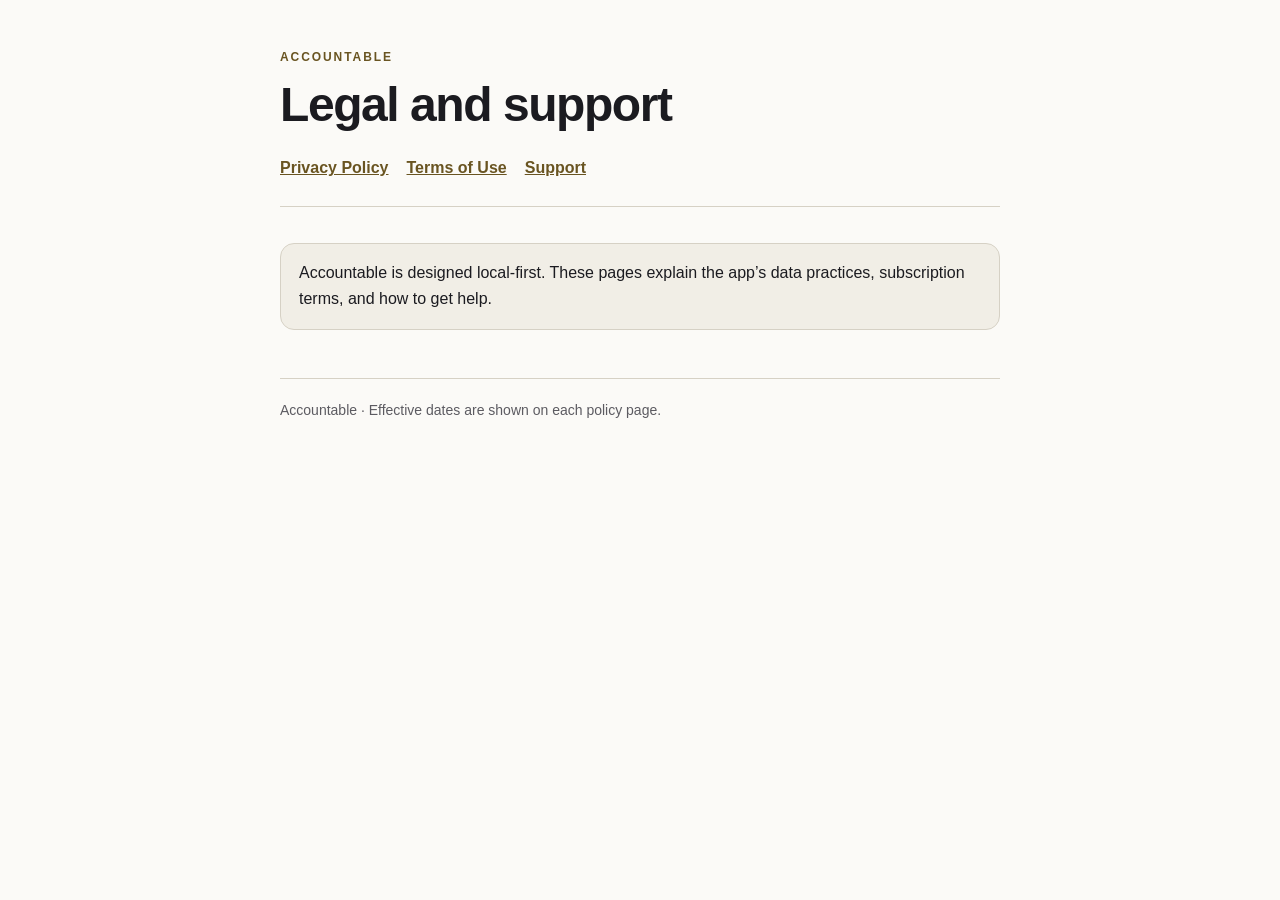
<file: index.html>
<!doctype html>
<html lang="en">
<head>
  <meta charset="utf-8">
  <meta name="viewport" content="width=device-width,initial-scale=1">
  <link rel="stylesheet" href="styles.css">
  <title>Accountable Legal</title>
</head>
<body>
  <main>
    <header>
      <p class="eyebrow">Accountable</p>
      <h1>Legal and support</h1>
      <nav aria-label="Legal pages">
        <a href="privacy-policy.html">Privacy Policy</a>
        <a href="terms.html">Terms of Use</a>
        <a href="support.html">Support</a>
      </nav>
    </header>
    <p class="notice">Accountable is designed local-first. These pages explain the app’s data practices, subscription terms, and how to get help.</p>
    <footer>Accountable · Effective dates are shown on each policy page.</footer>
  </main>
</body>
</html>
</file>
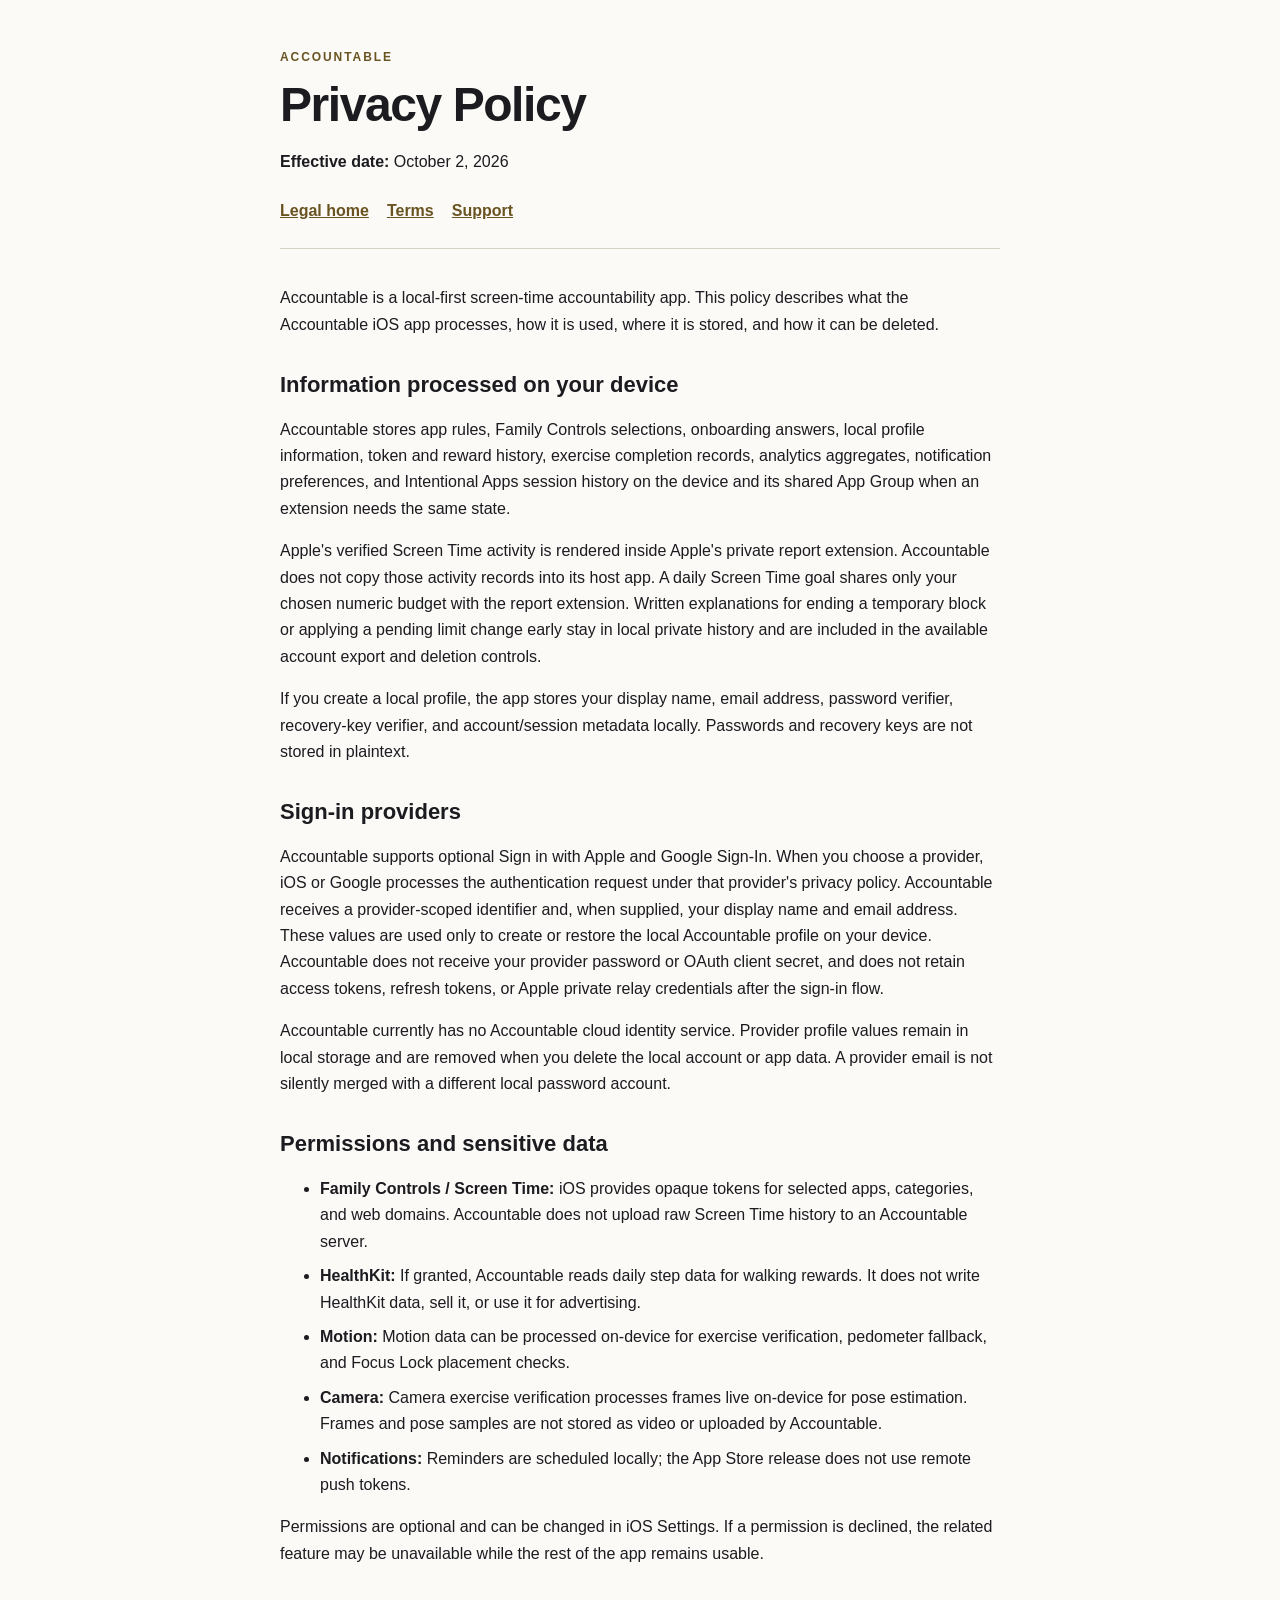
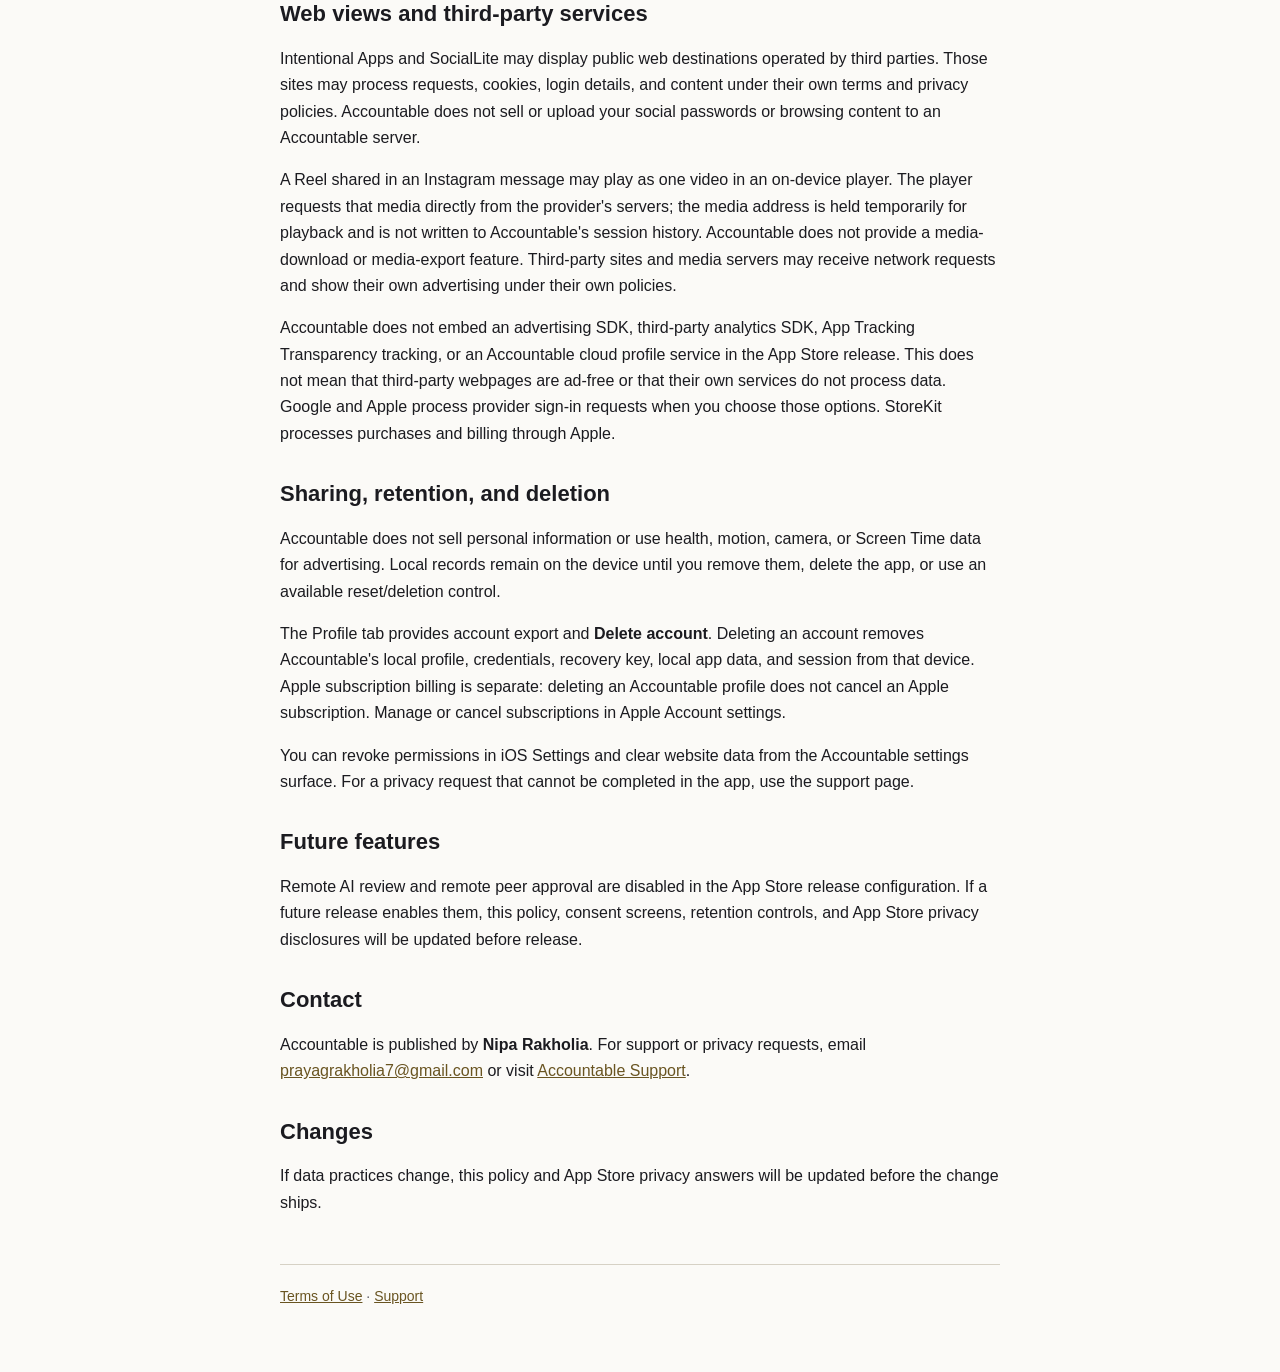
<file: privacy-policy.html>
<!doctype html>
<html lang="en">
<head>
  <meta charset="utf-8">
  <meta name="viewport" content="width=device-width,initial-scale=1">
  <link rel="stylesheet" href="styles.css">
  <title>Accountable Privacy Policy</title>
  <meta name="description" content="Accountable privacy policy">
</head>
<body>
  <main>
    <header>
      <p class="eyebrow">Accountable</p>
      <h1>Privacy Policy</h1>
      <p><strong>Effective date:</strong> October 2, 2026</p>
      <nav aria-label="Legal pages"><a href="index.html">Legal home</a><a href="terms.html">Terms</a><a href="support.html">Support</a></nav>
    </header>
    <p>Accountable is a local-first screen-time accountability app. This policy describes what the Accountable iOS app processes, how it is used, where it is stored, and how it can be deleted.</p>
    <h2>Information processed on your device</h2>
    <p>Accountable stores app rules, Family Controls selections, onboarding answers, local profile information, token and reward history, exercise completion records, analytics aggregates, notification preferences, and Intentional Apps session history on the device and its shared App Group when an extension needs the same state.</p>
    <p>Apple's verified Screen Time activity is rendered inside Apple's private report extension. Accountable does not copy those activity records into its host app. A daily Screen Time goal shares only your chosen numeric budget with the report extension. Written explanations for ending a temporary block or applying a pending limit change early stay in local private history and are included in the available account export and deletion controls.</p>
    <p>If you create a local profile, the app stores your display name, email address, password verifier, recovery-key verifier, and account/session metadata locally. Passwords and recovery keys are not stored in plaintext.</p>
    <h2>Sign-in providers</h2>
    <p>Accountable supports optional Sign in with Apple and Google Sign-In. When you choose a provider, iOS or Google processes the authentication request under that provider's privacy policy. Accountable receives a provider-scoped identifier and, when supplied, your display name and email address. These values are used only to create or restore the local Accountable profile on your device. Accountable does not receive your provider password or OAuth client secret, and does not retain access tokens, refresh tokens, or Apple private relay credentials after the sign-in flow.</p>
    <p>Accountable currently has no Accountable cloud identity service. Provider profile values remain in local storage and are removed when you delete the local account or app data. A provider email is not silently merged with a different local password account.</p>
    <h2>Permissions and sensitive data</h2>
    <ul>
      <li><strong>Family Controls / Screen Time:</strong> iOS provides opaque tokens for selected apps, categories, and web domains. Accountable does not upload raw Screen Time history to an Accountable server.</li>
      <li><strong>HealthKit:</strong> If granted, Accountable reads daily step data for walking rewards. It does not write HealthKit data, sell it, or use it for advertising.</li>
      <li><strong>Motion:</strong> Motion data can be processed on-device for exercise verification, pedometer fallback, and Focus Lock placement checks.</li>
      <li><strong>Camera:</strong> Camera exercise verification processes frames live on-device for pose estimation. Frames and pose samples are not stored as video or uploaded by Accountable.</li>
      <li><strong>Notifications:</strong> Reminders are scheduled locally; the App Store release does not use remote push tokens.</li>
    </ul>
    <p>Permissions are optional and can be changed in iOS Settings. If a permission is declined, the related feature may be unavailable while the rest of the app remains usable.</p>
    <h2>Web views and third-party services</h2>
    <p>Intentional Apps and SocialLite may display public web destinations operated by third parties. Those sites may process requests, cookies, login details, and content under their own terms and privacy policies. Accountable does not sell or upload your social passwords or browsing content to an Accountable server.</p>
    <p>A Reel shared in an Instagram message may play as one video in an on-device player. The player requests that media directly from the provider's servers; the media address is held temporarily for playback and is not written to Accountable's session history. Accountable does not provide a media-download or media-export feature. Third-party sites and media servers may receive network requests and show their own advertising under their own policies.</p>
    <p>Accountable does not embed an advertising SDK, third-party analytics SDK, App Tracking Transparency tracking, or an Accountable cloud profile service in the App Store release. This does not mean that third-party webpages are ad-free or that their own services do not process data. Google and Apple process provider sign-in requests when you choose those options. StoreKit processes purchases and billing through Apple.</p>
    <h2>Sharing, retention, and deletion</h2>
    <p>Accountable does not sell personal information or use health, motion, camera, or Screen Time data for advertising. Local records remain on the device until you remove them, delete the app, or use an available reset/deletion control.</p>
    <p>The Profile tab provides account export and <strong>Delete account</strong>. Deleting an account removes Accountable's local profile, credentials, recovery key, local app data, and session from that device. Apple subscription billing is separate: deleting an Accountable profile does not cancel an Apple subscription. Manage or cancel subscriptions in Apple Account settings.</p>
    <p>You can revoke permissions in iOS Settings and clear website data from the Accountable settings surface. For a privacy request that cannot be completed in the app, use the support page.</p>
    <h2>Future features</h2>
    <p>Remote AI review and remote peer approval are disabled in the App Store release configuration. If a future release enables them, this policy, consent screens, retention controls, and App Store privacy disclosures will be updated before release.</p>
    <h2>Contact</h2>
    <p>Accountable is published by <strong>Nipa Rakholia</strong>. For support or privacy requests, email <a href="mailto:prayagrakholia7@gmail.com">prayagrakholia7@gmail.com</a> or visit <a href="support.html">Accountable Support</a>.</p>
    <h2>Changes</h2>
    <p>If data practices change, this policy and App Store privacy answers will be updated before the change ships.</p>
    <footer><a href="terms.html">Terms of Use</a> · <a href="support.html">Support</a></footer>
  </main>
</body>
</html>
</file>
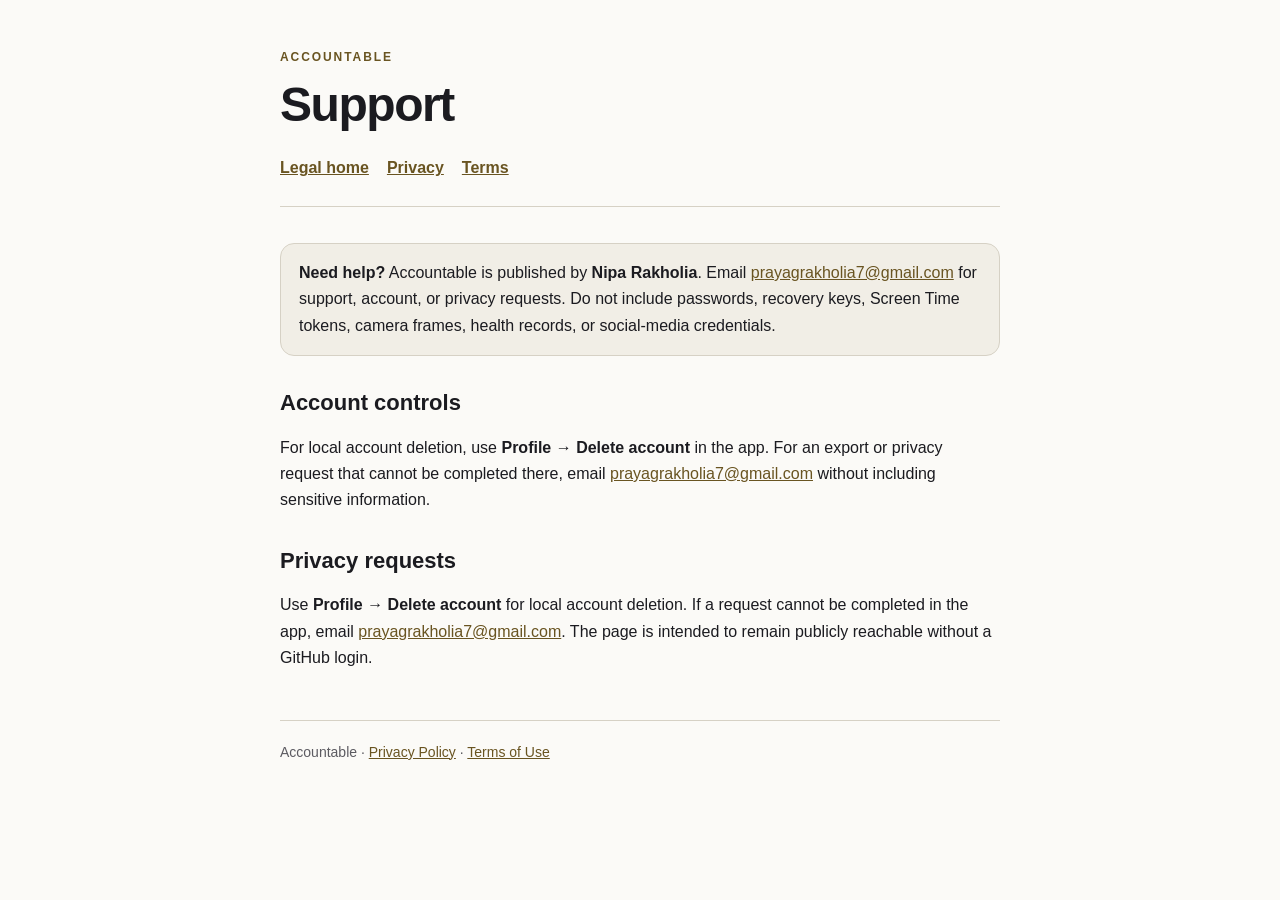
<file: support.html>
<!doctype html>
<html lang="en">
<head>
  <meta charset="utf-8">
  <meta name="viewport" content="width=device-width,initial-scale=1">
  <link rel="stylesheet" href="styles.css">
  <title>Accountable Support</title>
</head>
<body>
  <main>
    <header>
      <p class="eyebrow">Accountable</p>
      <h1>Support</h1>
      <nav aria-label="Legal pages"><a href="index.html">Legal home</a><a href="privacy-policy.html">Privacy</a><a href="terms.html">Terms</a></nav>
    </header>
    <p class="notice"><strong>Need help?</strong> Accountable is published by <strong>Nipa Rakholia</strong>. Email <a href="mailto:prayagrakholia7@gmail.com">prayagrakholia7@gmail.com</a> for support, account, or privacy requests. Do not include passwords, recovery keys, Screen Time tokens, camera frames, health records, or social-media credentials.</p>
    <h2>Account controls</h2>
    <p>For local account deletion, use <strong>Profile → Delete account</strong> in the app. For an export or privacy request that cannot be completed there, email <a href="mailto:prayagrakholia7@gmail.com">prayagrakholia7@gmail.com</a> without including sensitive information.</p>
    <h2>Privacy requests</h2>
    <p>Use <strong>Profile → Delete account</strong> for local account deletion. If a request cannot be completed in the app, email <a href="mailto:prayagrakholia7@gmail.com">prayagrakholia7@gmail.com</a>. The page is intended to remain publicly reachable without a GitHub login.</p>
    <footer>Accountable · <a href="privacy-policy.html">Privacy Policy</a> · <a href="terms.html">Terms of Use</a></footer>
  </main>
</body>
</html>
</file>
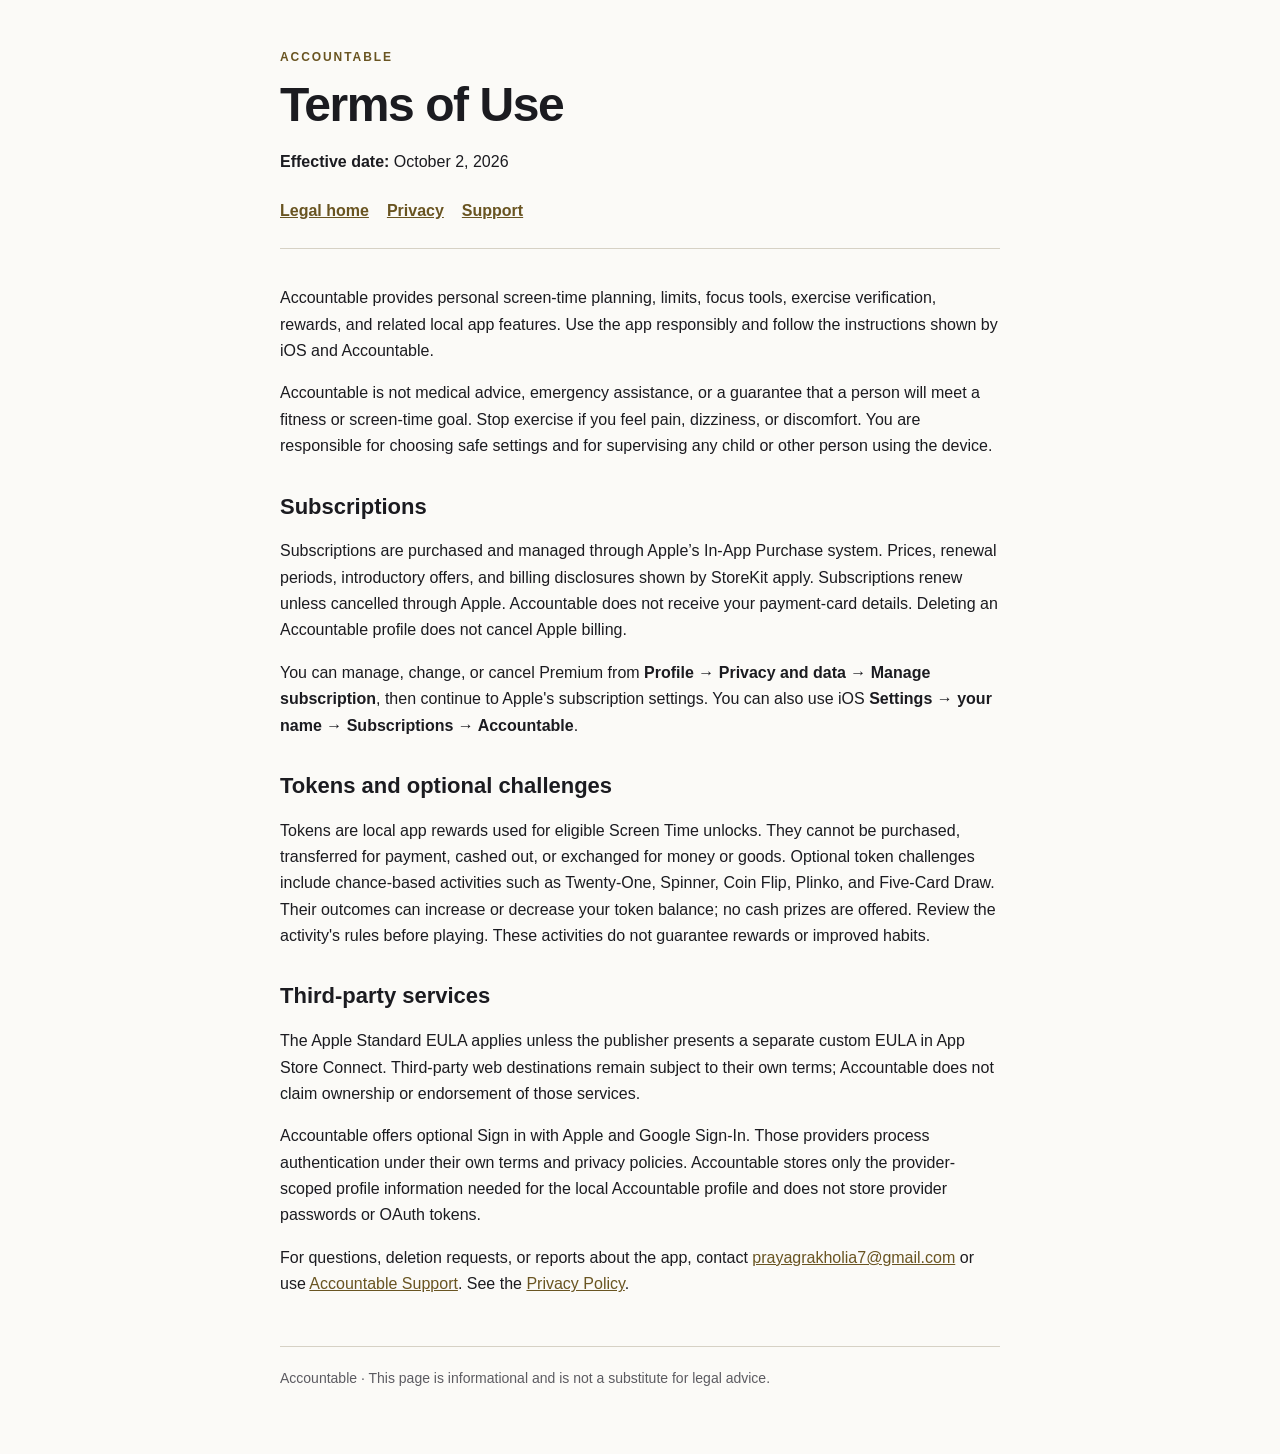
<file: terms.html>
<!doctype html>
<html lang="en">
<head>
  <meta charset="utf-8">
  <meta name="viewport" content="width=device-width,initial-scale=1">
  <link rel="stylesheet" href="styles.css">
  <title>Accountable Terms of Use</title>
</head>
<body>
  <main>
    <header>
      <p class="eyebrow">Accountable</p>
      <h1>Terms of Use</h1>
      <p><strong>Effective date:</strong> October 2, 2026</p>
      <nav aria-label="Legal pages"><a href="index.html">Legal home</a><a href="privacy-policy.html">Privacy</a><a href="support.html">Support</a></nav>
    </header>
    <p>Accountable provides personal screen-time planning, limits, focus tools, exercise verification, rewards, and related local app features. Use the app responsibly and follow the instructions shown by iOS and Accountable.</p>
    <p>Accountable is not medical advice, emergency assistance, or a guarantee that a person will meet a fitness or screen-time goal. Stop exercise if you feel pain, dizziness, or discomfort. You are responsible for choosing safe settings and for supervising any child or other person using the device.</p>
    <h2>Subscriptions</h2>
    <p>Subscriptions are purchased and managed through Apple’s In-App Purchase system. Prices, renewal periods, introductory offers, and billing disclosures shown by StoreKit apply. Subscriptions renew unless cancelled through Apple. Accountable does not receive your payment-card details. Deleting an Accountable profile does not cancel Apple billing.</p>
    <p>You can manage, change, or cancel Premium from <strong>Profile → Privacy and data → Manage subscription</strong>, then continue to Apple's subscription settings. You can also use iOS <strong>Settings → your name → Subscriptions → Accountable</strong>.</p>
    <h2>Tokens and optional challenges</h2>
    <p>Tokens are local app rewards used for eligible Screen Time unlocks. They cannot be purchased, transferred for payment, cashed out, or exchanged for money or goods. Optional token challenges include chance-based activities such as Twenty-One, Spinner, Coin Flip, Plinko, and Five-Card Draw. Their outcomes can increase or decrease your token balance; no cash prizes are offered. Review the activity's rules before playing. These activities do not guarantee rewards or improved habits.</p>
    <h2>Third-party services</h2>
    <p>The Apple Standard EULA applies unless the publisher presents a separate custom EULA in App Store Connect. Third-party web destinations remain subject to their own terms; Accountable does not claim ownership or endorsement of those services.</p>
    <p>Accountable offers optional Sign in with Apple and Google Sign-In. Those providers process authentication under their own terms and privacy policies. Accountable stores only the provider-scoped profile information needed for the local Accountable profile and does not store provider passwords or OAuth tokens.</p>
    <p>For questions, deletion requests, or reports about the app, contact <a href="mailto:prayagrakholia7@gmail.com">prayagrakholia7@gmail.com</a> or use <a href="support.html">Accountable Support</a>. See the <a href="privacy-policy.html">Privacy Policy</a>.</p>
    <footer>Accountable · This page is informational and is not a substitute for legal advice.</footer>
  </main>
</body>
</html>
</file>
<file: styles.css>
:root {
  color-scheme: dark;
  --ink: #f6f1df;
  --muted: #b9b2a1;
  --surface-strong: #202129;
  --line: #3b3b42;
  --accent: #e8d8a8;
}

* { box-sizing: border-box; }

body {
  margin: 0;
  background: #0d0e12;
  color: var(--ink);
  font: 16px/1.65 -apple-system, BlinkMacSystemFont, "SF Pro Text", "Segoe UI", sans-serif;
}

main { width: min(720px, calc(100% - 32px)); margin: 0 auto; padding: 48px 0 64px; }
header { margin-bottom: 36px; padding-bottom: 24px; border-bottom: 1px solid var(--line); }
.eyebrow { margin: 0 0 8px; color: var(--accent); font-size: 12px; font-weight: 700; letter-spacing: .16em; text-transform: uppercase; }
h1, h2 { line-height: 1.2; }
h1 { margin: 0; font-size: clamp(32px, 7vw, 48px); letter-spacing: -.03em; }
h2 { margin-top: 34px; font-size: 22px; }
p, ul { margin: 16px 0; }
li { margin: 8px 0; }
a { color: var(--accent); }
nav { display: flex; flex-wrap: wrap; gap: 8px 18px; margin-top: 22px; }
nav a { font-weight: 650; }
.notice { padding: 16px 18px; background: var(--surface-strong); border: 1px solid var(--line); border-radius: 14px; }
footer { margin-top: 48px; padding-top: 20px; border-top: 1px solid var(--line); color: var(--muted); font-size: 14px; }

@media (prefers-color-scheme: light) {
  :root { color-scheme: light; --ink: #1b1b20; --muted: #5c5b61; --surface-strong: #f1eee6; --line: #d6d1c5; --accent: #695421; }
  body { background: #fbfaf7; }
}
</file>
